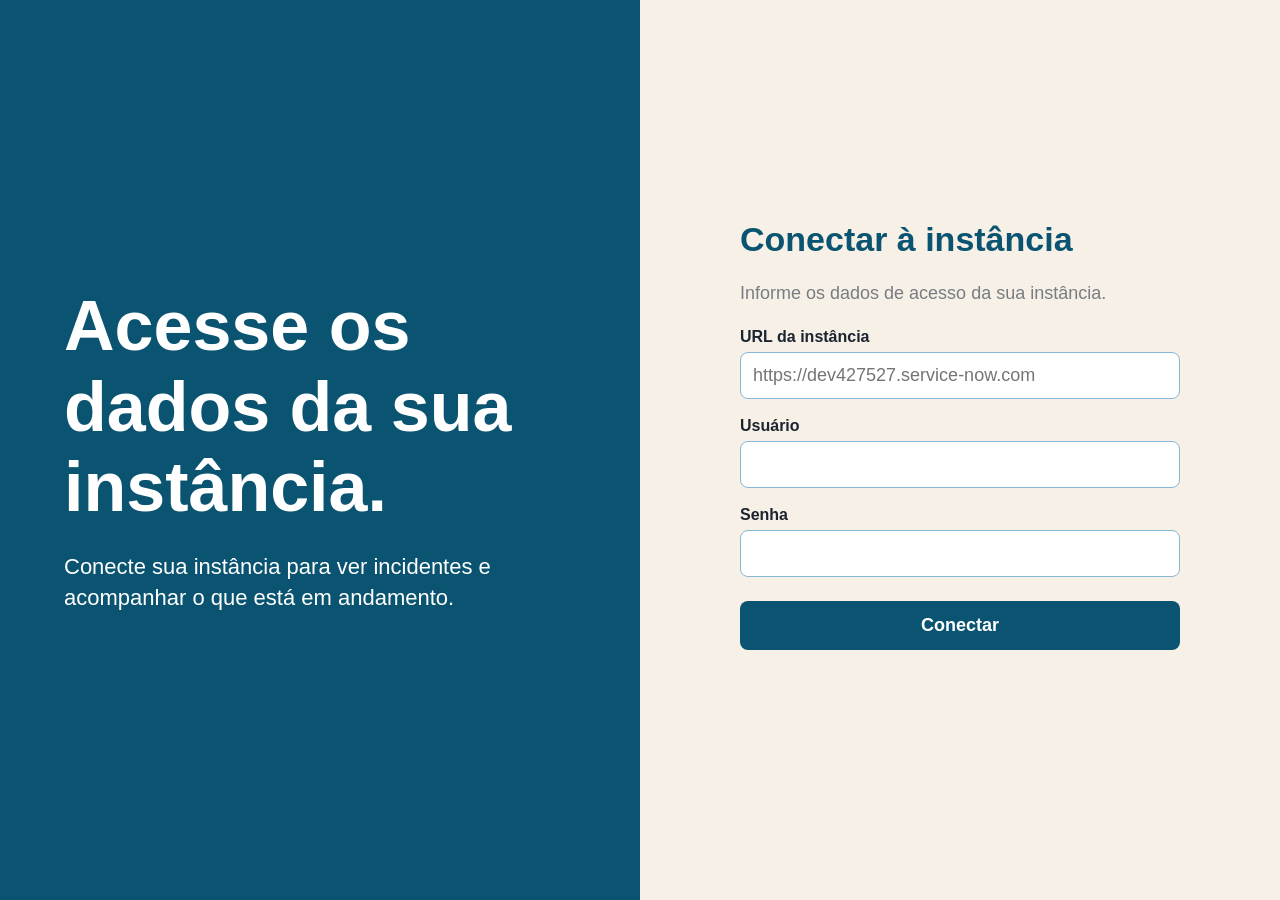
<file: index.html>
<!DOCTYPE html>
<html lang="pt-BR">
<head>
    <meta charset="UTF-8">
    <meta name="viewport" content="width=device-width, initial-scale=1.0">
    <title>Treinamento</title>
    <link rel="stylesheet" href="index.css">
</head>
<body>
    <div class="esquerda">
        <h1>Acesse os dados da sua instância.</h1>
        <p>Conecte sua instância para ver incidentes e acompanhar o que está em andamento.</p>
    </div>
    
    <div class="direita">
        <form>
            <h2>Conectar à instância</h2>
            <p class="subtitulo">Informe os dados de acesso da sua instância.</p>

        <label for="url">URL da instância</label>
        <input id="url" type="text" placeholder="https://dev427527.service-now.com">

        <label for="usuario">Usuário</label>
        <input id="usuario" type="text">

        <label for="senha">Senha</label>
        <input id="senha" type="password">

        <button type="button" id="botaoConectar" onclick="conectar()">Conectar</button>
        </form>

        <p id="erro"></p>
    </div>

    <script src="index.js"></script>

</body>
</html>
</file>
<file: index.css>
*{
    box-sizing: border-box;
}

body{
    margin: 0;
    display: flex;
    min-height: 100vh;
    font-family: Arial, Helvetica, sans-serif;
}

.esquerda{
    padding: 64px;
    display: flex;
    flex-direction: column;
    justify-content: center;
    color: white;
    width: 50%;
    background-color: #0B5471;
}

.esquerda p{
    max-width: 480px;
    margin: 24px 0 0;
    font-size: 22px;
    line-height: 1.4;
}
.esquerda h1{
    margin: 0;
    max-width: 520px;
    font-size: 70px;
    line-height: 1.15;
}

.direita{
    color: #1b2430;
    padding: 32px;
    width: 50%;
    background-color: #f6f0e7;
    display: flex;
    flex-direction: column;
    justify-content: center;
    align-items: center;
}


form{
    display: flex;
    flex-direction: column;
    width: 100%;
    max-width: 440px;
}

form h2{
    margin: 0 0 24px;
    font-size: 34px;
    color: #0B5471;
}

.subtitulo{
    margin: 0 0 24px;
    font-size: 18px;
    color: #797c82;
}

input{
    font-size: 18px;
    padding: 12px;
    margin-bottom: 18px;
    border: 1px solid #85b7d6;
    border-radius: 8px;
    background-color: white;
}

input:focus{
    outline: 2px solid #85b7d6;
    border-color: #85b7d6;
}

.invalido{
    border: 5px solid #633431;
}

button{
    margin-top: 6px;
    padding: 14px;
    font-size: 18px;
    font-weight: bold;
    color: white;
    background-color: #0B5471;
    border: none;
    border-radius: 8px;
    cursor: pointer;
}
button:hover{
    background-color: #083F56;
}

label{
    margin-bottom: 6px;
    color: #1b2430;
    font-size: 16px;
    font-weight: bold;
}

#erro{
    width: 100%;
    max-width: 440px;
    margin-top: 16px;
    color: #633431;
    font-size: 15px;
}

button:disabled, input:disabled{
    opacity: 0.5;
    cursor: not-allowed;
}
</file>
<file: incidentesP1.css>
*{
    box-sizing: border-box;
}

body{
    margin: 0;
    font-family: Arial, Helvetica, sans-serif;
    background-color: #f6f0e7;
    color: #1c2a3e;
}

/*cabeçalho*/
header{
    display: flex;
    align-items: center;
    gap: 16px;
    padding: 20px 60px;
    background-color: #0b5471;
    color: white;
}

header h2{
    margin: 0;
    font-size: 20px;
}

#conectado{
    margin-left: auto;
    font-size: 14px;
}

header button{
    padding: 10px 20px;
    font-size: 14px;
    font-weight: bold;
    color: #0b5471;
    background-color: white;
    border: none;
    border-radius: 6px;
    cursor: pointer;
}

/*lista - incidentes*/
.volta{
    padding: 10px 20px;
    font-size: 14px;
    font-weight: bold;
    color: #0b5471;
    background-color: white;
    border-radius: 6px;
    text-decoration: none;
    display: inline-block;
}

.volta:hover{
    background-color: #f6f0e7;
    text-decoration: underline;
}

/*conteudo*/
main{
    padding: 0 60px 60px;
}

main h1{
    margin: 32px 0 24px;
    font-size: 32px;
    color: #0b5471;
}

/*lista - incidentes*/
#lista{
    margin: 0;
    padding: 0;
    list-style: none;
    background-color: white;
    border-radius: 12px;
    border: 1px solid #85b7d6;
    overflow: hidden;
}

#lista li{
    margin: 0;
    padding: 16px 24px;
    border-bottom: 1px solid #85b7d6;
    font-size: 16px;
}

#lista li:last-child{
    border-bottom: none;
}
</file>
<file: incidentes.css>
.badge{
    padding: 4px 10px;
    border-radius: 12px;
    font-size: 13px;
    font-weight: bold;
}

.badge-vermelho{ background-color: #fbdede; color: #b3261e; }
.badge-laranja{ background-color: #fde3cf; color: #c2540a; }
.badge-amarelo{ background-color: #fdf3cf; color: #8a6d00; }
.badge-cinza{ background-color: #e4e7eb; color: #4a5565; }

/*pagina de incidentes - filtros*/
main label{
    display: inline-block;
    margin-right: 6px;
    font-weight: bold;
    font-size: 14px;
    color: #797c82;
}

main select, main input[type="text"]{
    padding: 8px 12px;
    margin-right: 16px;
    font-size: 14px;
    border: 1px solid #85b7d6;
    border-radius: 6px;
    background-color: white;
    color: #1c2a3e;
}

main select:focus, main input[type="text"]:focus{
    outline: 2px solid #85b7d6;
    border-color: #85b7d6;
}

main input[type="text"]{
    width: 260px;
}

main button{
    padding: 9px 20px;
    font-size: 14px;
    font-weight: bold;
    color: white;
    background-color: #0b5471;
    border: none;
    border-radius: 6px;
    cursor: pointer;
}

main button:hover{
    background-color: #083f56;
}

/*tabela de incidentes*/
table{
    width: 100%;
    margin-top: 24px;
    border-collapse: collapse;
    background-color: white;
    border-radius: 12px;
    overflow: hidden;
    box-shadow: 0 1px 3px rgba(0,0,0,0.06);
}

thead{
    background-color: #f6f0e7;
}

th{
    padding: 14px 16px;
    text-align: left;
    font-size: 16px;
    color: #797c82;
    border-bottom: 1px solid #85b7d6;
}

td{
    padding: 14px 16px;
    font-size: 14px;
    border-bottom: 11px solid #f6f0e7;
}

tbody tr:hover{
    background-color: #f6f0e7;
}

tbody tr:last-child td{
    border-bottom: none;
}

/*paginação*/
#anterior, #proxima{
    margin-top: 20px;
    margin-right: 8px;
    background-color: white;
    color: #0b5471;
    border: 1px solid #0b5471;
}

#anterior:hover:not(:disabled), #proxima:hover{
    background-color: #f6f0e7;
}

#anterior:disabled{
    color: #797c82;
    border-color: #85b7d6;
    background-color: #f6f0e7;
    cursor: not-allowed;
}

#numero-pagina{
    margin: 0 12px;
    font-size: 14px;
    font-weight: bold;
    color: #797c82;
}

#modal-fundo.fundo{
    display: none;
}

#modal-fundo{
    position: fixed;
    top: 0;
    left: 0;
    width: 100%;
    height: 100%;
    background-color: rgba(10, 20, 40, 0.6);
    display: flex;
    align-items: center;
    justify-content: center;
}

.modal-caixa{
    width: 90%;
    max-width: 600px;
    max-height: 80vh;
    overflow-y: auto;
    padding: 32px;
    background-color: white;
    border-radius: 12px;
    box-shadow: 0 12px 32px rgba(0,0,0,0.25);
}

.modal-topo{
    display: flex;
    justify-content: space-between;
    align-items: center;
    margin-bottom: 16px;
}

.modal-topo button{
    background-color: #0b5471;
    color: white;
    border: none;
    padding: 8px 16px;
    border-radius: 6px;
    border-radius: 6px;
    cursor: pointer;
}

.modal-topo button:hover{
    background-color: #083f56;
}

#modal-numero{
    color: #0b5471;
    font-weight: bold;
}

#modal-titulo{
    margin-top: 0;
    color: black;
}

.modal-caixa p{
    color: #797c82;
    line-height: 1.5;
}

.modal-caixa strong{
    color: black;
}

tr:focus{
    outline: 2px solid #85b7d6;
}
</file>
<file: painel.css>
*{
    box-sizing: border-box;
}

body{
    margin: 0;
    font-family: Arial, Helvetica, sans-serif;
    background-color: #f6f0e7;
    color: #1c2a3e;
}

/*cabecalho*/
header{
    display: flex;
    align-items: center;
    gap: 16px;
    padding: 20px 60px;
    background-color: #0b5471;
    color: white;
}

header h2{
    margin: 0;
    font-size: 20px;
}

#conectado{
    margin-left: auto;
    font-size: 14px;
}

header button{
    padding: 10px 20px;
    font-size: 14px;
    font-weight: bold;
    color: #0b5471;
    background-color: white;
    border: none;
    border-radius: 6px;
    cursor: pointer;
}

/*conteudo*/
main{
    padding: 0 60px 60px;
}

main h1{
    margin: 32px 0 24px;
    font-size: 32px;
    color: #0b5471;
}

/*cards*/
.cards{
    display: grid;
    grid-template-columns: 1fr;
    gap: 32px;
    margin-bottom: 40px;
}

.card{
    padding: 32px 40px;
    min-height: 200px;
    background-color: white;
    border-radius: 12px;
    border: 1px solid #85b7d8;
    color: #1c2a3e;
    display: flex;
    flex-direction: column;
    justify-content: center;
}

.card h3{
    margin: 0 0 20px;
    font-size: 60px;
    font-weight: normal;
    color: #797c82;
}

.card p{
    margin: 0;
    font-size: 84px;
    font-weight: bold;
    color: #0b5471;
}

.ver-lista{
    display: inline-block;
    margin-top: 12px;
    font-size: 22px;
    font-weight: bold;
    color: #0b5471;
    text-decoration: none;
}

.ver-lista:hover{
    text-decoration: underline;
}

/*atalhos*/
.atalhos{
    display: flex;
    gap: 16px;
}

.botao{
    padding: 30px 55px;
    font-size: 20px;
    font-weight: bold;
    border-radius: 8px;
    text-decoration: none;
}

.botao-cheio{
    color: white;
    background-color: #0b5471;
}

.botao-cheio:hover{
    background-color: #083f56;
}

.botao-contorno{
    color: #0b5471;
    background-color: white;
    border: 1px solid #0b5471;
}

.botao-contorno:hover{
    background-color: #f6f0e7;
}
</file>
<file: novoIncidente.css>
body{
    margin: 0;
    font-family: Arial, Helvetica, sans-serif;
    background-color: #f6f0e7;
}

h1{
    margin: 40px 0 28px;
    padding: 0 48px;
    font-size: 32px;
    color: #0b5471;
}

form{
    max-width: 780px;
    margin: 0 auto 64px;
    padding: 44px 56px;
    background-color: white;
    border-radius: 16px;
    box-shadow: 0 2px 10px #797c82;
    display: flex;
    flex-direction: column;
    gap: 8px;
}

label{
    margin-top: 20px;
    font-size: 16px;
    font-weight: bold;
    color: #0b5471;
}

input[type="text"], select, textarea{
    padding: 10px 12px;
    font-size: 16px;
    border: 1px solid #85b7d6;
    border-radius: 8px;
    font-family: Arial, Helvetica, sans-serif;
    color: #0b5471;
}

input[type="text"]:focus, select:focus, textarea:focus{
    outline: none;
    border-color: #0b5471;
}

textarea{
    min-width: 120px;
    resize: vertical;
}

input[type="text"].invalido, select.invalido, textarea.invalido{
    border-color: #971b12;
    background-color: white;
}

#mensagem{
    margin-top: 16px;
    font-size: 14px;
    font-weight: bold;
    color: #797c82;
}

form button{
    margin-top: 32px;
    padding: 14px 32px;
    font-size: 16px;
    font-weight: bold;
    border: none;
    border-radius: 8px;
    cursor: pointer;
}

#criar{
    background-color: #0b5471;
    color: #f6f0e7;
}

#criar:hover{
    background-color: #08425a;
}

#criar:disabled{
    background-color: #85b7d6;
    color: #0b5471;
    cursor: not-allowed;
}

#cancelar{
    background-color: #85b7d6;
    color: #0b5471;
}

#cancelar:hover{
    background-color: #6a9fb8;
}

.erro{
    display: flex;
    margin-top: 2px;
    font-size: 16px;
    color: #971b12;
}

label.obrigatorio::after{
    content: " *";
    color: #971b12;
    font-size: 20px;
}
</file>
